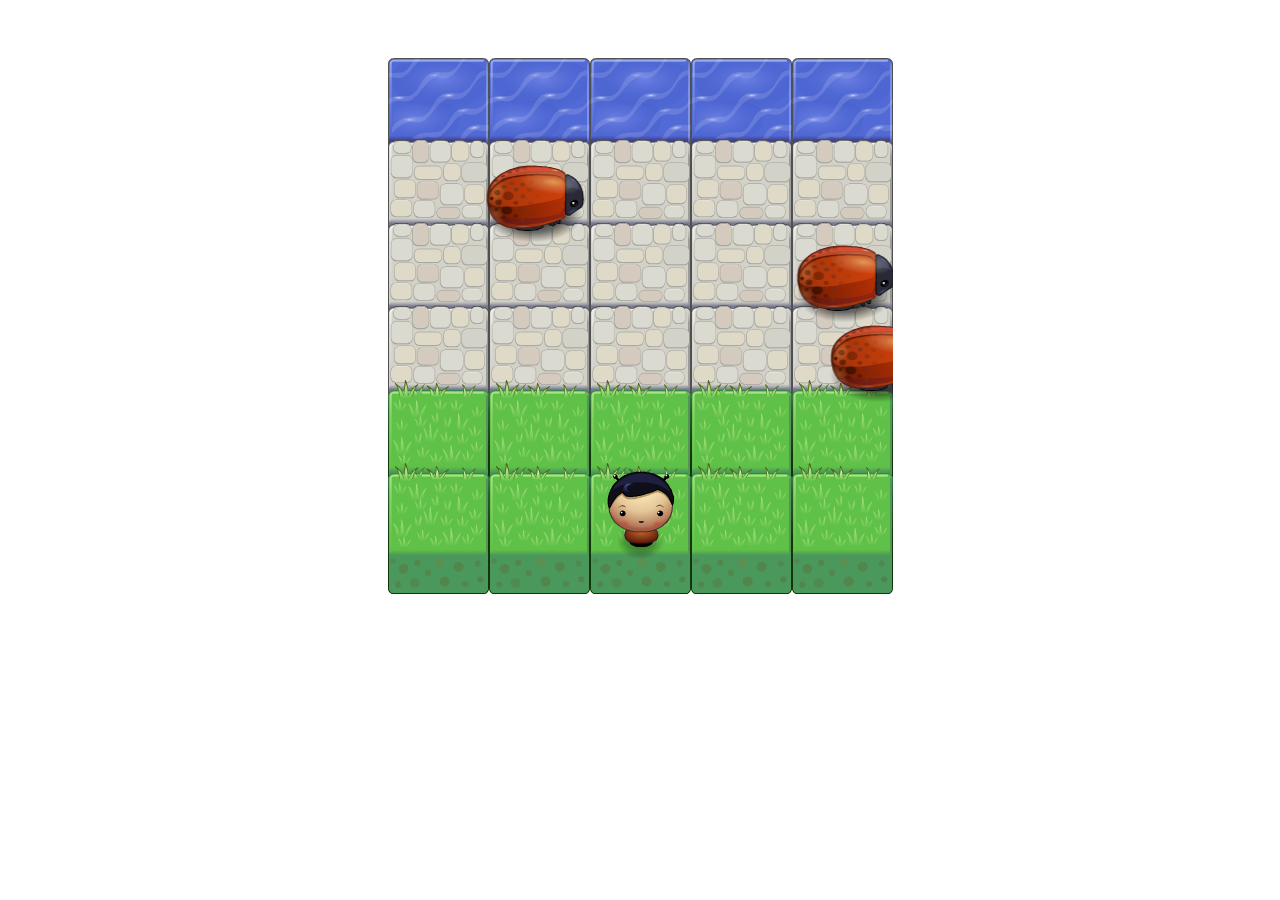
<file: arcade-game/index.html>
<!DOCTYPE html>
<html>
<head>
    <meta charset="UTF-8">
    <title>Effective JavaScript: Frogger</title>
    <link rel="stylesheet" href="css/style.css">
</head>
<body>
    <script src="js/resources.js"></script>
    <script src="js/app.js"></script>
    <script src="js/engine.js"></script>
    <div class="winning-message">
        <h2>Congratulations! You Won!</h2>
    <div>
</body>
</html>
</file>
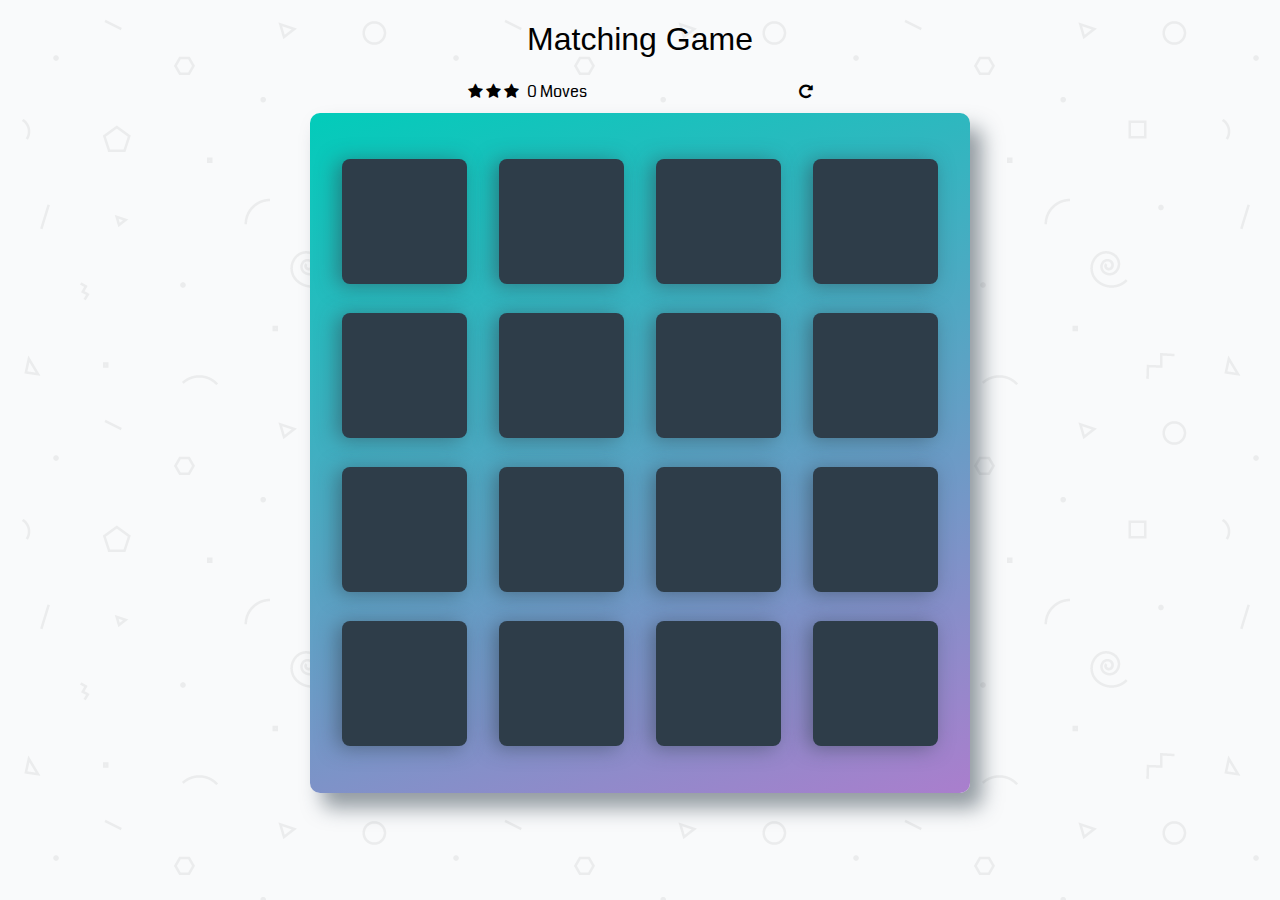
<file: memory-game/index.html>
<!doctype html>
<html lang='en'>
<head>
    <meta charset='utf-8'>
    <title>Matching Game</title>
    <meta name='description' content=''>
    <meta name="viewport" content="width=device-width,initial-scale=1">
    <link rel='stylesheet prefetch' href='https://maxcdn.bootstrapcdn.com/font-awesome/4.6.1/css/font-awesome.min.css'>
    <link rel='stylesheet prefetch' href='https://fonts.googleapis.com/css?family=Coda'>
    <link rel='stylesheet' href='css/app.css'>
</head>
<body>
    <div class='container'>
        <header>
            <h1>Matching Game</h1>
        </header>

        <section class='score-panel'>
            <div class='action-count'>
                <ul class='stars'>
                    <li><i class='fa fa-star'></i></li>
                    <li><i class='fa fa-star'></i></li>
                    <li><i class='fa fa-star'></i></li>
                </ul>
                <span class='moves'>0</span> Moves
            </div>

            <span class='timer'></span>
            <div class='restart'>
                <i class='fa fa-repeat'></i>
            </div>
        </section>

        <ul class='deck'></ul>
    </div>

    <div class='final-score'>
        <h2>Congratulations! You Won!</h2>
        <p class='rating'>With 24 Moves and 3 Stars in 00:01:20.</p>
        <button class='restart-button'>Try again!</button>
    </div>

    <script src='js/app.js'></script>
</body>
</html>
</file>
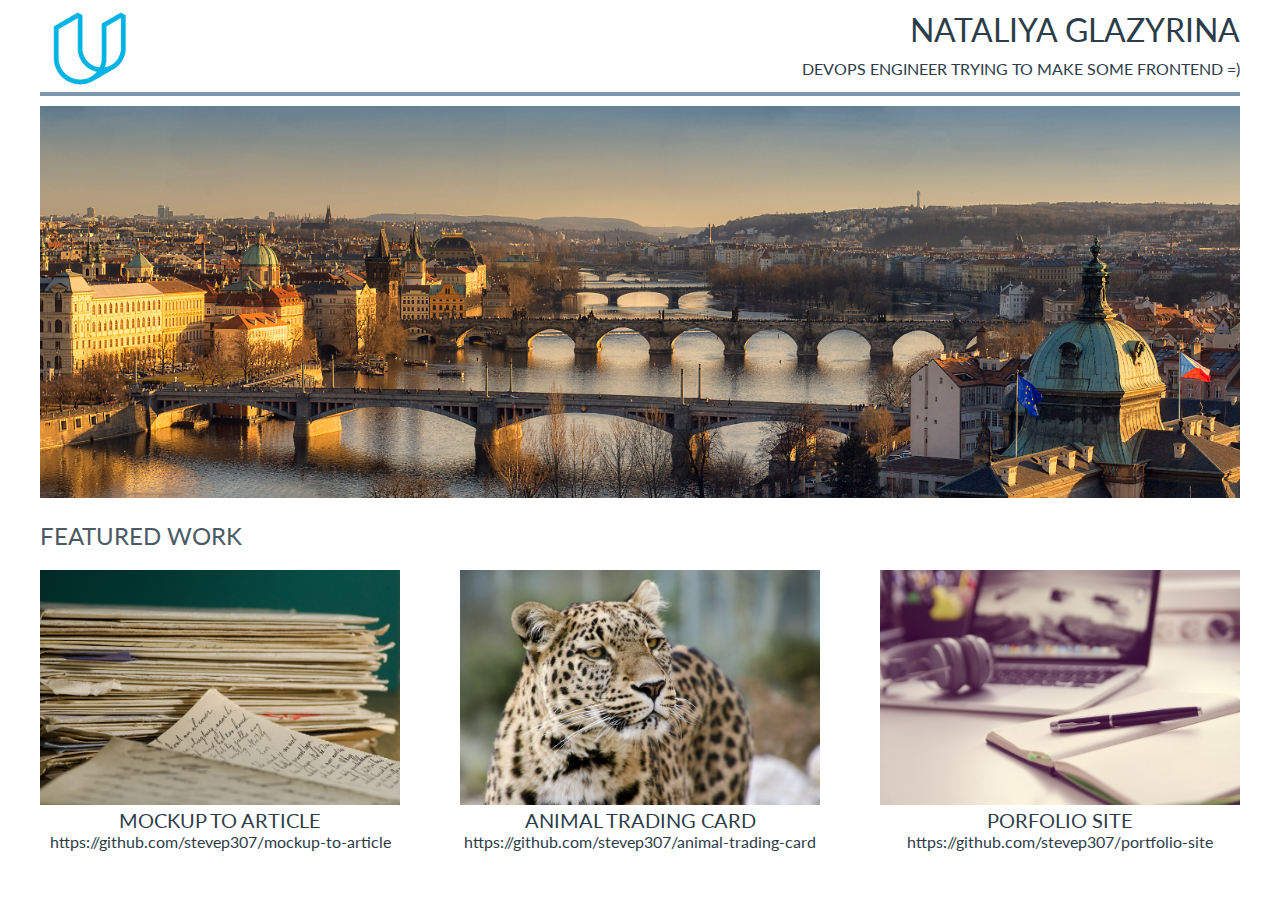
<file: portfolio-site/portfolio.html>
<!DOCTYPE html>
<html lang="en">
<head>
  <meta charset="utf-8">
  <meta name="viewport" content="width=device-width,initial-scale=1">
  <title>Nataliya Glazyrina's portfolio</title>
  <link rel="stylesheet" href="css/portfolio.css" type="text/css">
  <link rel="stylesheet" href="https://fonts.googleapis.com/css?family=Lato:100,400">
</head>
<body>
  <div class="header">
    <div class="udacity-logo"></div>
    <div class="short-info">
      <h1>Nataliya Glazyrina</h1>
      <div>DevOps engineer trying to make some frontend =)</div>
    </div>
  </div>
  <img class="main-image"
       srcset="img/main-image-420.jpg 420w,
               img/main-image-770.jpg 770w,
               img/main-image-840.jpg 840w,
               img/main-image-1200.jpg 1200w,
               img/main-image-1540.jpg 1540w,
               img/main-image-2400.jpg 2400w"
        sizes="100vw"
        src="img/main-image-1200.jpg"
        alt="main-image">
  <div class="projects">
    <h2>Featured Work</h2>
    <a class="project" href="https://github.com/stevep307/udacity-scholarship/tree/master/mockup-to-article">
      <img class="project-image"
           srcset="img/article-420.jpg,
                   img/article-840.jpg 2x"
           src="img/article-420.jpg"
           alt="article">
      <div class="project-title">Mockup to article</div>
      <div class="project-link">https://github.com/stevep307/mockup-to-article</div>
    </a>
    <a class="project" href="https://github.com/stevep307/udacity-scholarship/tree/master/animal-trading-card">
      <img class="project-image"
           srcset="img/animal-420.jpg,
                   img/animal-840.jpg 2x"
           src="img/animal-420.jpg"
           alt="animal">
      <div class="project-title">Animal trading card</div>
      <div class="project-link">https://github.com/stevep307/animal-trading-card</div>
    </a>
    <a class="project" href="https://github.com/stevep307/udacity-scholarship/tree/master/portfolio-site">
      <img class="project-image"
           srcset="img/portfolio-420.jpg,
                   img/portfolio-840.jpg 2x"
           src="img/portfolio-420.jpg"
           alt="portfolio">
      <div class="project-title">Porfolio site</div>
      <div class="project-link">https://github.com/stevep307/portfolio-site</div>
    </a>
  </div>
</body>
</file>
<file: arcade-game/css/style.css>
body {
    text-align: center;
}

.winning-message {
  display: none;
}

.winning-message.show {
  display: block;
}
</file>
<file: memory-game/css/app.css>
html {
    box-sizing: border-box;
}

*,
*::before,
*::after {
    box-sizing: inherit;
}

html,
body {
    width: 100%;
    height: 100%;
    margin: 0;
    padding: 0;
}

body {
    background: #ffffff url('../img/geometry2.png');
    font-family: 'Coda', cursive;
}

.container {
    display: flex;
    justify-content: center;
    align-items: center;
    flex-direction: column;
}

.container.winning {
    display: none;
}

h1 {
    font-family: 'Open Sans', sans-serif;
    font-weight: 300;
}

/*
 * Styles for the deck of cards
 */

.deck {
    width: 660px;
    min-height: 680px;
    background: linear-gradient(160deg, #02ccba 0%, #aa7ecd 100%);
    padding: 32px;
    border-radius: 10px;
    box-shadow: 12px 15px 20px 0 rgba(46, 61, 73, 0.5);
    display: flex;
    flex-wrap: wrap;
    justify-content: space-between;
    align-items: center;
    margin: 0 0 3em;
}

@media screen and (max-width: 680px) {
    .deck {
        width: 100vw;
        min-height: auto;
        height: 100vw;
        padding: 0;
        box-shadow: none;
    }
}

.deck .card {
    height: 125px;
    width: 125px;
    background: #2e3d49;
    font-size: 0;
    color: #ffffff;
    border-radius: 8px;
    cursor: pointer;
    display: flex;
    justify-content: center;
    align-items: center;
    box-shadow: 5px 2px 20px 0 rgba(46, 61, 73, 0.5);
    transform: rotateY(180deg);
    transition:
        background-color .2s ease-out,
        transform .2s ease-out;
}

@media screen and (max-width: 680px) {
    .deck .card {
        height: 20vw;
        width: 20vw;
        margin: 2.5vw;
    }
}

.deck .card.open {
    transform: rotateY(0);
    background: #02b3e4;
    cursor: default;
}

.deck .card.show {
    font-size: 33px;
}

.deck .card.match {
    cursor: default;
    background: #02ccba;
    font-size: 33px;
    animation: pulse 0.82s cubic-bezier(.36,.07,.19,.97);
}

.deck .card.error {
    cursor: default;
    background: #eb5a3c;
    font-size: 33px;
    animation: shake 0.82s cubic-bezier(.36,.07,.19,.97);
}

@media screen and (max-width: 680px) {
    .deck .card.show,
    .deck .card.match,
    .deck .card.error  {
        font-size: 27px;
    }
}

@keyframes shake {
    10%, 90% { transform: translate3d(-1px, 0, 0); }
    20%, 80% { transform: translate3d(2px, 0, 0);  }
    30%, 50%, 70% { transform: translate3d(-4px, 0, 0); }
    40%, 60% { transform: translate3d(4px, 0, 0); }
}

@keyframes pulse {
    0%, 100% { transform: scale(1); }
    30% { transform: scale(1.2, 0.8); }
    40% { transform: scale(0.8, 1.2); }
    50% { transform: scale(1.1, 0.9); }
    60% { transform: scale(0.9, 1.1); }
    70% { transform: scale(1.05, 0.95); }
    80% { transform: scale(0.95, 1.05); }
}

/*
 * Styles for the Score Panel
 */

.score-panel {
    text-align: left;
    width: 345px;
    margin-bottom: 10px;
    display: flex;
    justify-content: space-between;
}

@media screen and (max-width: 680px) {
    .score-panel {
        width: 100vw;
        padding: 10px;
    }
}
.action-count {
    width: 50vw;
}

.score-panel .stars {
    margin: 0;
    padding: 0;
    display: inline-block;
    margin: 0 5px 0 0;
}

.score-panel .stars li {
    list-style: none;
    display: inline-block;
}

.hidden-star {
    font-size: 0;
    transition: font-size .2s ease-out;
}

.score-panel .timer {
    width: 25vw;
    text-align: center;
}

.score-panel .restart {
    cursor: pointer;
    width: 25vw;
    text-align: right;
}

.final-score {
    display: none;
    flex-direction: column;
    justify-content: center;
    align-items: center;
    height: 100%;
    padding-bottom: 20%;
}
.final-score.winning {
    display: flex;
}

.final-score h2 {
    font-weight: 200;
}

.restart-button {
  border-radius: 2px;
  background-color: #76baa8;
  border: none;
  box-shadow: inset 0 0 2px rgba(0,0,0,0.2);
  padding: 10px;
  border-color: #b9f5ef;
  color: white;
}

.restart-button:hover {
  box-shadow: none;
}
</file>
<file: portfolio-site/css/portfolio.css>
body {
  font-family: "Lato", sans-serif;
  font-weight: 400;
  color: #2d3c49;
  max-width: 1200px;
  margin: 0 auto;
  padding: 0 8px;
}

h1 {
  text-transform: uppercase;
  font-weight: 400;
  margin: 0 0 10px;
}

h2 {
  color: #4c5a65;
  text-transform: uppercase;
  font-weight: 400;
  width: 100%;
}

.header {
  border-bottom: 4px solid #7d97ad;
}

.udacity-logo {
  width: 100px;
  height: 100px;
  position: absolute;
  background: url(../img/udacity-logo.png) center no-repeat;
  background-size: auto 100%;
}

.short-info {
  text-align: right;
  text-transform: uppercase;
  padding: 10px 0 14px 100px;
}

.main-image {
  width: 100%;
  margin-top: 10px;
}

.projects {
  display: flex;
  flex-wrap: wrap;
  justify-content: space-between;
}

.project {
  width: 30%;
  display: block;
  text-decoration: none;
  color: #2d3c49;
  margin-bottom: 20px;
}

@media screen and (max-width: 412px) {
  .project {
    width: 100%;
  }
}

@media screen and (min-width: 413px) and (max-width: 768px) {
  .project {
    width: 48%;
  }
}

.project-image {
  width: 100%;
}

.project-title {
  text-transform: uppercase;
  color: #2d3c49;
  text-align: center;
  font-size: 20px;
}

.project-link {
  text-align: center;
  word-break: break-word;
}
</file>
